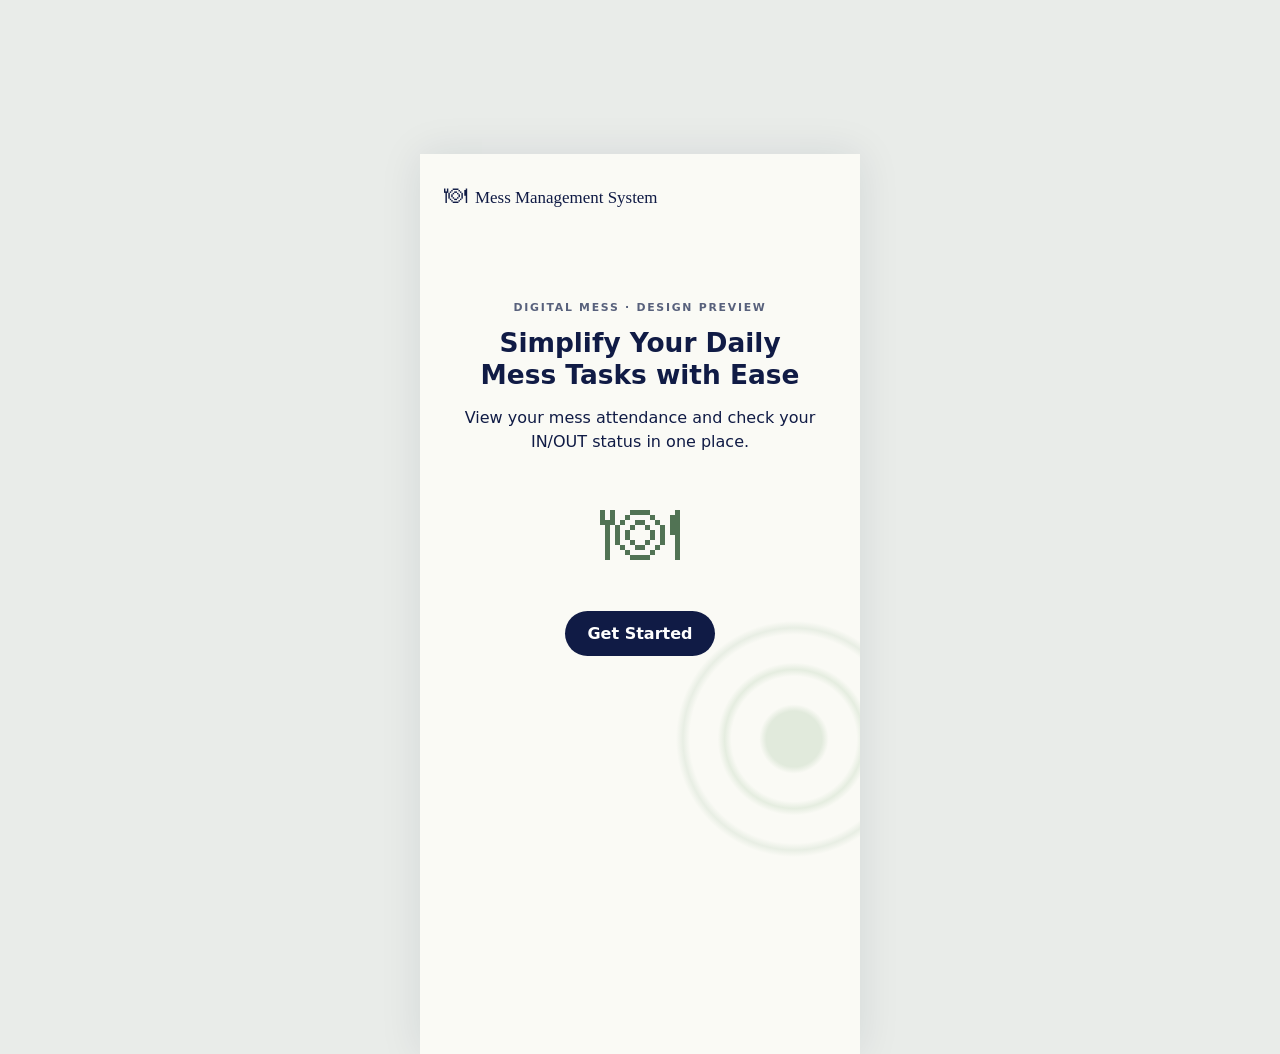
<file: digital-mess/preview.html>
<!doctype html>
<html lang="en">
<meta charset="utf-8">
<meta name="viewport" content="width=device-width, initial-scale=1">
<title>Mess Management System — UI Preview</title>
<style>
:root{--navy:#101b45;--paper:#fafaf5;color:var(--navy);font:16px system-ui,sans-serif}
*{box-sizing:border-box}body{margin:0;background:#e9ece9}button,input{font:inherit}button{cursor:pointer}
main{max-width:440px;min-height:100dvh;margin:auto;position:relative;display:flex;flex-direction:column;background:radial-gradient(circle at 85% 65%,#e1eadc 0 4%,transparent 5% 9%,#e5ede0 10%,transparent 11% 15%,#e8eee4 16%,transparent 17%),var(--paper);box-shadow:0 0 40px #101b4518}
header{padding:28px 24px 15px;font:1.06rem Georgia,serif}header span{font-size:1.45rem;margin-right:8px}
section{padding:26px 24px 34px;flex:1}section[hidden],nav[hidden]{display:none}
h1{font-size:1.65rem;line-height:1.2;margin:0 0 14px}p{line-height:1.5}.center{text-align:center}
.eyebrow{font-size:.68rem;font-weight:750;letter-spacing:.16em;text-transform:uppercase;color:#58617c}
.hero{padding-top:65px}.art{font-size:5rem;display:block;margin:32px auto;color:#517354}
.pill,.primary{border:0;border-radius:999px;background:var(--navy);color:white;padding:13px 22px;font-weight:700}.wide{width:100%}
form{text-align:left}label{display:block;font-size:.82rem;font-weight:700;margin:15px 0 6px}input{width:100%;padding:13px 16px;border:1px solid #344067;border-radius:999px;background:var(--navy);color:white}input::placeholder{color:#d9deee}form button{margin-top:20px}
.panel{background:var(--navy);border-radius:18px;padding:8px 17px;color:white}.panel button{display:block;text-align:left;width:100%;color:inherit;background:transparent;border:0;border-bottom:1px solid #ffffff38;padding:17px 0}.panel button:last-child{border:0}
nav{display:flex;justify-content:space-around;padding:10px;background:var(--navy)}nav button{color:white;background:transparent;border:0;padding:8px 12px;border-radius:12px}nav button[aria-current]{background:white;color:var(--navy)}
.card{border:1px solid #d9dfd4;border-radius:18px;background:#ffffffcb;padding:20px;margin:20px 0}.month{display:block;text-align:center}
.toggle{display:inline-flex;align-items:center;gap:10px;border:0;background:transparent;color:var(--navy);font-weight:800}.track{display:inline-block;width:66px;padding:4px;border-radius:999px;background:var(--navy)}.track::before{content:'';display:block;width:24px;height:24px;border-radius:50%;background:white;transition:transform .18s}.toggle[aria-pressed=true] .track::before{transform:translateX(34px)}
.week{display:grid;grid-template-columns:repeat(7,1fr);gap:3px;text-align:center;font-size:.7rem}.week span{padding:8px 0;background:#edf0eb;border-radius:6px}.week strong{display:block;margin-top:4px}
.note{color:#525c75;font-size:.8rem}.error{color:#a32132;font-size:.85rem}
.scan-box{display:grid;place-items:center;gap:8px;width:100%;min-height:118px;border:2px dashed #405079;border-radius:18px;background:#eef1fb;color:var(--navy);font-weight:700}
.scan-box svg{width:44px;height:44px;fill:none;stroke:currentColor;stroke-width:1.5;stroke-linecap:round}.scan-box:focus-visible{outline:3px solid #405079;outline-offset:3px}
</style>
<svg hidden aria-hidden="true" xmlns="http://www.w3.org/2000/svg"><symbol id="fingerprint-icon" viewBox="0 0 32 32"><path d="M3 16a13 13 0 0 1 26 0v3M7 22v-6a9 9 0 0 1 18 0v5c0 3-1 5-2 7M11 26v-10a5 5 0 0 1 10 0v5c0 4-1 7-2 9M15 29c1-3 1-5 1-8v-5"/></symbol></svg>
<main>
<header><span aria-hidden="true">🍽</span>Mess Management System</header>
<section id="landing" class="center hero">
<p class="eyebrow">Digital Mess · Design Preview</p>
<h1>Simplify Your Daily<br>Mess Tasks with Ease</h1>
<p>View your mess attendance and check your IN/OUT status in one place.</p>
<span class="art" aria-hidden="true">🍽</span>
<button class="primary" data-page="login">Get Started</button>
</section>
<section id="login" hidden>
<div class="center"><span class="art" aria-hidden="true">🍽</span><h1>Welcome to the Mess<br>Management System</h1></div>
<form id="sign-in">
<label for="username">Student email</label><input id="username" type="email" placeholder="ali@example.edu" required autocomplete="username">
<label for="password">Password</label><input id="password" type="password" placeholder="Password" required autocomplete="off">
<button class="primary wide">Log In</button><p id="error" class="error" role="alert"></p>
</form>
<p class="note">Design preview only. Use <b>ali@example.edu</b> / <b>Mess@1234</b>. Do not enter real credentials.</p>
<button class="primary" data-page="register">Create Account</button>
</section>
<section id="register" hidden>
<h1>Create Student Account</h1>
<p class="note">Use fictional details. Accounts are kept only until you reload.</p>
<form id="registration">
<label for="student-name">Full name</label><input id="student-name" required maxlength="100">
<label for="new-username">Student email</label><input id="new-username" type="email" required maxlength="254" autocomplete="username">
<label for="new-password">Password (8+ characters)</label><input id="new-password" type="password" required minlength="8" autocomplete="new-password">
<button class="scan-box" id="enroll" type="button"><svg aria-hidden="true"><use href="#fingerprint-icon"/></svg><span id="enroll-label">Tap to enroll fingerprint</span></button>
<p class="note" id="enroll-status" role="status">No real fingerprint will be collected.</p>
<button class="primary wide">Register</button><p id="register-error" class="error" role="alert"></p>
</form>
<button class="primary" data-page="login">Back to Log In</button>
</section>
<section id="dashboard" hidden>
<p class="eyebrow">Student Dashboard</p><h1 id="welcome">Welcome</h1>
<div class="panel"><button data-page="attendance">▣ &nbsp; Mess In/Out</button><button data-page="profile">◯ &nbsp; Profile</button></div>
<p class="note">Menu, billing and complaints are separate modules.</p>
</section>
<section id="attendance" hidden>
<h1 class="center">Mess In/Out</h1><div class="pill month" id="month"></div>
<div class="card center"><h2 id="status" aria-live="polite">Your mess is currently OUT</h2>
<div class="toggle" id="toggle" aria-pressed="false" aria-hidden="true">OUT <span class="track"></span> IN</div>
<form id="biometric">
<button class="scan-box" type="submit"><svg aria-hidden="true"><use href="#fingerprint-icon"/></svg><span id="scan-button">Simulate Scan &amp; Enter Mess</span></button>
<p id="scan-message" role="status"></p>
</form>
<p class="note">Simulated fingerprint · no sensor or database writes</p></div>
<h3>Last Seven Days</h3><div class="week" id="week"></div>
</section>
<section id="profile" hidden>
<h1 class="center">Profile</h1><div class="card"><strong id="profile-name"></strong><p id="profile-fingerprint"></p></div>
<button class="primary" id="logout">Log Out</button>
</section>
<nav id="navigation" aria-label="Student navigation" hidden><button data-nav="attendance" data-page="attendance">In/Out</button><button data-nav="dashboard" data-page="dashboard">Home</button><button data-nav="profile" data-page="profile">Profile</button></nav>
</main>
<script>
const byId = (name) => document.getElementById(name);
const sections = [...document.querySelectorAll('section')];
const students = new Map([['ali@example.edu', { name: 'Ali Khan', password: 'Mess@1234', enrolled: true, inside: false, scanned: false }]]);
let enrollmentCaptured = false;
function resetEnrollment() {
  enrollmentCaptured = false;
  byId('enroll-label').textContent = 'Tap to enroll fingerprint';
  byId('enroll-status').textContent = 'No real fingerprint will be collected.';
}
byId('enroll').addEventListener('click', () => {
  enrollmentCaptured = true;
  byId('enroll-label').textContent = 'Fingerprint enrolled';
  byId('enroll-status').textContent = 'Simulated enrollment complete.';
});
let signedIn = null;
let inside = false;
let scanned = false;
function show(page) {
  if (!signedIn && !['landing', 'login', 'register'].includes(page)) page = 'login';
  sections.forEach(section => { section.hidden = section.id !== page; });
  byId('navigation').hidden = !signedIn;
  document.querySelectorAll('[data-nav]').forEach(button => {
    if (button.dataset.nav === page) button.setAttribute('aria-current', 'page');
    else button.removeAttribute('aria-current');
  });
  const heading = byId(page).querySelector('h1');
  heading.tabIndex = -1;
  heading.focus();
}
document.querySelectorAll('[data-page]').forEach(button => button.addEventListener('click', () => show(button.dataset.page)));
byId('sign-in').addEventListener('submit', event => {
  event.preventDefault();
  const student = students.get(byId('username').value.trim().toLowerCase());
  signedIn = student?.password === byId('password').value ? student : null;
  byId('password').value = '';
  byId('error').textContent = signedIn ? '' : 'Incorrect student email or password.';
  if (signedIn) {
    inside = student.inside;
    scanned = student.scanned;
    byId('welcome').textContent = 'Welcome, ' + student.name;
    byId('profile-name').textContent = student.name;
    byId('profile-fingerprint').textContent = 'Fingerprint enrolled';
    byId('scan-message').textContent = '';
    renderAttendance();
    show('dashboard');
  }
});
byId('registration').addEventListener('submit', event => {
  event.preventDefault();
  const email = byId('new-username').value.trim().toLowerCase();
  const name = byId('student-name').value.trim();
  if (!name || students.has(email) || !enrollmentCaptured) {
    byId('register-error').textContent = !name ? 'Enter your name.' : students.has(email)
      ? 'That student email is already registered.' : 'Tap the fingerprint box to enroll before registering.';
    return;
  }
  students.set(email, { name, password: byId('new-password').value, enrolled: true, inside: false, scanned: false });
  event.currentTarget.reset();
  byId('register-error').textContent = '';
  resetEnrollment();
  byId('username').value = email;
  byId('error').textContent = 'Account created. Log in with your new password.';
  show('login');
});
function renderAttendance() {
  const today = new Date();
  byId('month').textContent = today.toLocaleDateString('en', { month: 'long', year: 'numeric' });
  byId('status').textContent = 'Your mess is currently ' + (inside ? 'IN' : 'OUT');
  byId('toggle').setAttribute('aria-pressed', String(inside));
  byId('scan-button').textContent = inside ? 'Simulate Scan & Exit Mess' : 'Simulate Scan & Enter Mess';
  byId('week').replaceChildren(...Array.from({ length: 7 }, (_, index) => {
    const day = new Date(today);
    day.setDate(today.getDate() - (6 - index));
    const cell = document.createElement('span');
    cell.textContent = day.toLocaleDateString('en', { weekday: 'short' });
    const state = document.createElement('strong');
    state.textContent = index === 6 && scanned ? (inside ? 'IN' : 'OUT') : '—';
    cell.append(state);
    return cell;
  }));
}
byId('biometric').addEventListener('submit', event => {
  event.preventDefault();
  if (!signedIn) return;
  if (!signedIn.enrolled) {
    byId('scan-message').textContent = 'No fingerprint is enrolled for this account.';
    return;
  }
  signedIn.inside = inside = !inside;
  signedIn.scanned = scanned = true;
  byId('scan-message').textContent = inside ? 'Entry recorded (simulated).' : 'Exit recorded (demo).';
  event.currentTarget.reset();
  renderAttendance();
});
byId('logout').addEventListener('click', () => {
  signedIn = null;
  inside = scanned = false;
  byId('biometric').reset();
  byId('scan-message').textContent = '';
  byId('sign-in').reset();
  renderAttendance();
  show('landing');
});
renderAttendance();
</script>
</html>
</file>
